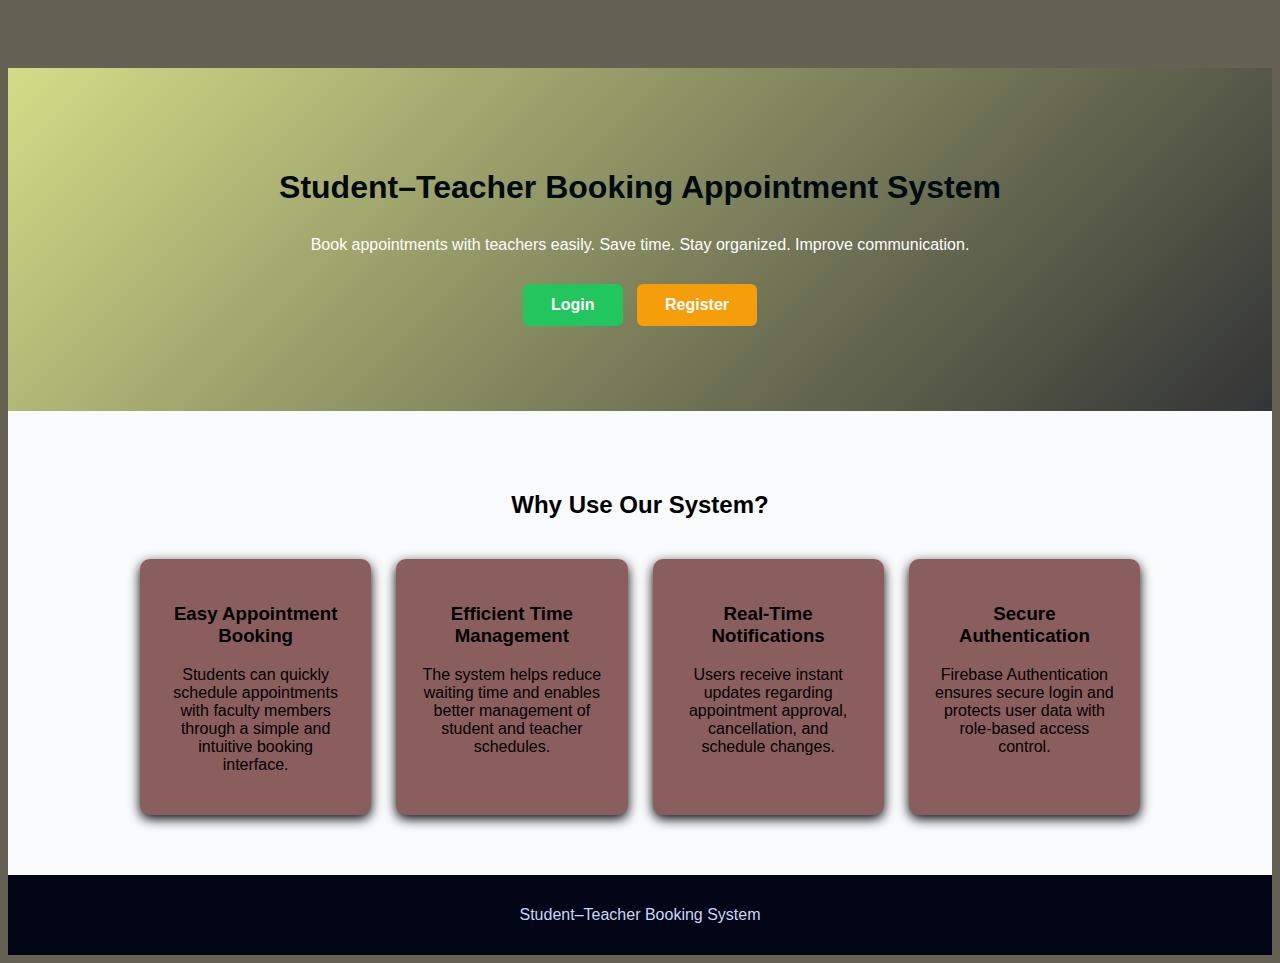
<file: project5/public/index.html>
<!DOCTYPE html>
<html lang="en">
<head>
  <meta charset="UTF-8">
  <title>Student-Teacher Booking Appointment</title>
  <link rel="stylesheet" href="../css/style.css">
</head>
<body>

  <!-- Hero / Advertisement Section -->
  <section class="hero">
    <div class="hero-content">
      <h1>Student–Teacher Booking Appointment System</h1>
      <p>
        Book appointments with teachers easily.  
        Save time. Stay organized. Improve communication.
      </p>

      <div class="hero-buttons">
        <a href="login.html" class="btn primary">Login</a>
        <a href="register.html" class="btn secondary">Register</a>
      </div>
    </div>
  </section>

  <!-- Features Section -->
  <section class="features">
    <h2>Why Use Our System?</h2>

    <div class="feature-grid">
      <div class="feature-card">
        <h3>Easy Appointment Booking</h3>
    <p>
      Students can quickly schedule appointments with faculty members through a
      simple and intuitive booking interface.
    </p>
  </div>
      <div class="feature-card">
        <h3>Efficient Time Management</h3>
    <p>
      The system helps reduce waiting time and enables better management of
      student and teacher schedules.
    </p>
  </div>

      <div class="feature-card">
         <h3>Real-Time Notifications</h3>
    <p>
      Users receive instant updates regarding appointment approval, cancellation,
      and schedule changes.
    </p>
  </div>
   <div class="feature-card">
    <h3>Secure Authentication</h3>
    <p>
      Firebase Authentication ensures secure login and protects user data with
      role-based access control.
    </p>
  </div>
    </div>
  </section>

  <!-- Footer -->
  <footer class="footer">
    <p>Student–Teacher Booking System</p>
  </footer>

</body>
</html>
</file>
<file: project5/css/style.css>
/* css/style.css */

body {
    font-family: Arial, sans-serif;
    background-color: #656254;
    text-align: center;
    padding-top: 60px;
}
.navbar {
    background-color: #1e293b;
    padding: 12px 20px;
  }

.navbar ul {
    list-style: none;
    margin: 0;
    padding: 0;
    display: flex;
    gap: 20px;
    align-items: center;
  }

.navbar ul li a {
    color: #ffffff;
    text-decoration: none;
    font-weight: 600;
    font-family: Arial, sans-serif;
  }

.navbar ul li a:hover {
    color: #090909;
  }
  /* Navbar */
.navbar {
  background: #1e293b;
  padding: 15px 30px;
}

.nav-list {
  list-style: none;
  display: flex;
  gap: 25px;
  margin: 0;
  padding: 0;
}

.nav-list li a {
  color: #fff;
  text-decoration: none;
  font-weight: 600;
}

.nav-list li a:hover {
  color: #38bdf8;
}

/* Hero Section */
.hero {
  background: linear-gradient(135deg, #d4dc87, #333436);
  color: white;
  padding: 80px 20px;
  text-align: center;
}

.hero-content {
  max-width: 800px;
  margin: auto;
}

.hero-buttons {
  margin-top: 25px;
}

.btn {
  display: inline-block;
  padding: 12px 28px;
  border-radius: 6px;
  text-decoration: none;
  font-weight: bold;
  margin: 5px;
}

.btn.primary {
  background: #22c55e;
  color: white;
}

.btn.secondary {
  background: #f59e0b;
  color: white;
}

.btn:hover {
  opacity: 0.9;
}

/* Features */
.features {
  padding: 60px 20px;
  text-align: center;
  background: #f8fafc;
}

.features h2 {
  margin-bottom: 40px;
}

.feature-grid {
  display: grid;
  grid-template-columns: repeat(auto-fit, minmax(220px, 1fr));
  gap: 25px;
  max-width: 1000px;
  margin: auto;
}

.feature-card {
  background: rgb(139, 94, 94);
  padding: 25px;
  border-radius: 10px;
  box-shadow: 0 4px 12px rgba(0, 0, 0, 0.977);
}

/* Footer */
.footer {
  background: #020617;
  color: #cbd5f5;
  text-align: center;
  padding: 15px;
}



h1 {
    color: #010911;
    margin-bottom: 30px;
}

.container {
    display: flex;
    justify-content: center;
    gap: 20px;
}

button {
    padding: 12px 25px;
    font-size: 16px;
    border: none;
    border-radius: 5px;
    background-color: #3498db;
    color: white;
    cursor: pointer;
}

button:hover {
    background-color: #2980b9;
}

form {
    display: inline-block;
    background: white;
    padding: 25px;
    border-radius: 6px;
    box-shadow: 0 0 10px rgba(0,0,0,0.1);
}

input, select {
    display: block;
    width: 250px;
    padding: 10px;
    margin: 10px auto;
}
</file>
